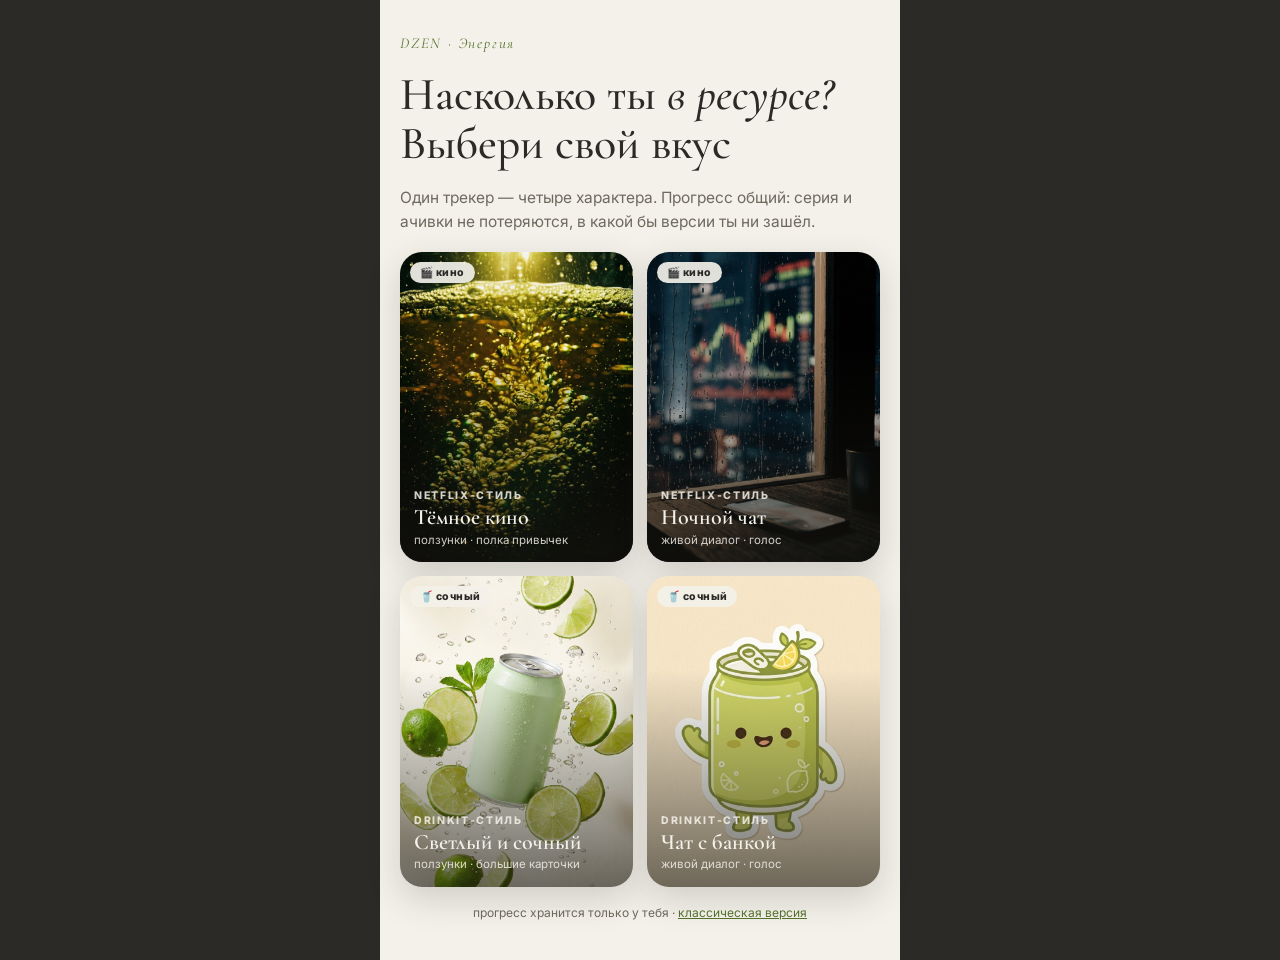
<file: index.html>
<!DOCTYPE html>
<html lang="ru">
<head>
<meta charset="UTF-8">
<meta name="viewport" content="width=device-width, initial-scale=1.0, viewport-fit=cover">
<title>DZEN · Энергия — выбери свою версию</title>
<meta name="description" content="Трекер энергии DZEN: замер за минуту, одна привычка на 7 дней, сезоны и ачивки. Четыре версии — выбери свой вкус.">
<meta name="apple-mobile-web-app-title" content="DZEN">
<meta name="theme-color" content="#F4F1EA">
<link rel="apple-touch-icon" href="assets/img/icon-180.png">
<link rel="icon" href="assets/img/icon-180.png">
<script src="https://telegram.org/js/telegram-web-app.js"></script>
<script src="app/tg.js"></script>
<style>
@font-face{font-family:'Cormorant Garamond';src:url('assets/fonts/cormorant.ttf') format('truetype');font-weight:250 700;font-display:swap}
@font-face{font-family:'Cormorant Garamond';src:url('assets/fonts/cormorant-italic.ttf') format('truetype');font-weight:250 700;font-style:italic;font-display:swap}
@font-face{font-family:'Inter';src:url('assets/fonts/inter.ttf') format('truetype');font-weight:100 900;font-display:swap}
*{margin:0;padding:0;box-sizing:border-box;-webkit-tap-highlight-color:transparent}
body{font-family:'Inter',system-ui,sans-serif;background:#2B2A26;color:#2B2A26;-webkit-font-smoothing:antialiased}
.wrap{max-width:520px;margin:0 auto;min-height:100dvh;background:#F4F1EA;padding:34px 20px 40px;display:flex;flex-direction:column;gap:18px}
.brand{font-family:'Cormorant Garamond',serif;font-style:italic;font-size:15px;letter-spacing:.12em;color:#56732E}
h1{font-family:'Cormorant Garamond',serif;font-weight:500;font-size:clamp(34px,9vw,46px);line-height:1.06}
h1 em{font-style:italic}
.sub{color:#6E6A5F;font-size:15.5px;line-height:1.55}
.cont{background:#2B2A26;color:#F4F1EA;border-radius:18px;padding:16px 18px;text-decoration:none;
  font-weight:700;text-align:center;display:none;box-shadow:0 14px 40px rgba(43,42,38,.25)}
.grid{display:grid;grid-template-columns:1fr 1fr;gap:14px}
.vcard{position:relative;border-radius:22px;overflow:hidden;aspect-ratio:3/4;text-decoration:none;color:#F4F1EA;
  display:flex;box-shadow:0 12px 34px rgba(43,42,38,.18);transition:transform .25s cubic-bezier(.22,.9,.3,1)}
.vcard:active{transform:scale(.97)}
.vcard img{position:absolute;inset:0;width:100%;height:100%;object-fit:cover}
.vcard .veil{position:absolute;inset:0;background:linear-gradient(180deg,rgba(20,19,15,.05) 30%,rgba(20,19,15,.78))}
.vcard.light .veil{background:linear-gradient(180deg,rgba(20,19,15,0) 30%,rgba(20,19,15,.6))}
.vc-txt{position:relative;margin-top:auto;padding:14px}
.vc-kind{font-size:10.5px;letter-spacing:.16em;text-transform:uppercase;opacity:.85;font-weight:800}
.vc-title{font-family:'Cormorant Garamond',serif;font-size:22px;font-weight:600;line-height:1.1;margin-top:3px}
.vc-note{font-size:11.5px;opacity:.85;margin-top:3px;line-height:1.35}
.foot{text-align:center;font-size:12px;color:#6E6A5F}
.foot a{color:#56732E}
.tag{position:absolute;top:10px;left:10px;background:rgba(244,241,234,.92);color:#2B2A26;border-radius:99px;
  padding:4px 10px;font-size:10.5px;font-weight:800;letter-spacing:.04em}
</style>
</head>
<body>
<div class="wrap">
  <div class="brand">DZEN · Энергия</div>
  <h1>Насколько ты <em>в ресурсе?</em><br>Выбери свой вкус</h1>
  <p class="sub">Один трекер — четыре характера. Прогресс общий: серия и ачивки не потеряются, в какой бы версии ты ни зашёл.</p>
  <a class="cont" id="cont" href="#">Продолжить, где остановился →</a>
  <div class="grid">
    <a class="vcard" href="https://mirartalt-dotcom.github.io/zenkino/">
      <img src="assets/img/nf_hero.jpg" alt=""><div class="veil"></div>
      <div class="tag">🎬 кино</div>
      <div class="vc-txt"><div class="vc-kind">Netflix-стиль</div><div class="vc-title">Тёмное кино</div>
      <div class="vc-note">ползунки · полка привычек</div></div></a>
    <a class="vcard" href="https://mirartalt-dotcom.github.io/zentalk/">
      <img src="assets/img/scene_stress.jpg" alt=""><div class="veil"></div>
      <div class="tag">🎬 кино</div>
      <div class="vc-txt"><div class="vc-kind">Netflix-стиль</div><div class="vc-title">Ночной чат</div>
      <div class="vc-note">живой диалог · голос</div></div></a>
    <a class="vcard light" href="https://mirartalt-dotcom.github.io/zenfresh/">
      <img src="assets/img/dk_hero.jpg" alt=""><div class="veil"></div>
      <div class="tag">🥤 сочный</div>
      <div class="vc-txt"><div class="vc-kind">Drinkit-стиль</div><div class="vc-title">Светлый и сочный</div>
      <div class="vc-note">ползунки · большие карточки</div></div></a>
    <a class="vcard light" href="https://mirartalt-dotcom.github.io/zenbuddy/">
      <img src="assets/img/mascot.jpg" alt=""><div class="veil"></div>
      <div class="tag">🥤 сочный</div>
      <div class="vc-txt"><div class="vc-kind">Drinkit-стиль</div><div class="vc-title">Чат с банкой</div>
      <div class="vc-note">живой диалог · голос</div></div></a>
  </div>
  <div class="foot">прогресс хранится только у тебя · <a href="classic/">классическая версия</a></div>
</div>
<script>
(function(){
  if(window.DZEN_TG)return;
  var ua=navigator.userAgent||'';
  var ios=/iPhone|iPad|iPod/.test(ua)&&/AppleWebKit/.test(ua)&&!/Safari\//.test(ua)&&!/CriOS|FxiOS|EdgiOS/.test(ua)&&!navigator.standalone;
  var and=/Android/.test(ua)&&(/Telegram/i.test(ua)||/; wv\)/.test(ua));
  if(!ios&&!and)return;
  var url=location.href.split('#')[0];
  setTimeout(function(){
    try{ if(ios){location.href='x-safari-'+url;}
    else{location.href='intent://'+url.replace(/^https?:\/\//,'')+'#Intent;scheme=https;S.browser_fallback_url='+encodeURIComponent(url)+';end';} }catch(e){}
  },700);
})();
try{
  var v=localStorage.getItem('dzen10.variant');
  var has=localStorage.getItem('dzen10');
  if(v&&has&&v!=='/dzen-energy/'&&v.indexOf('classic')<0){
    var c=document.getElementById('cont');c.href='.'+v.replace(/^\/dzen-energy/,'');c.style.display='block';}
}catch(e){}
</script>
</body>
</html>
</file>
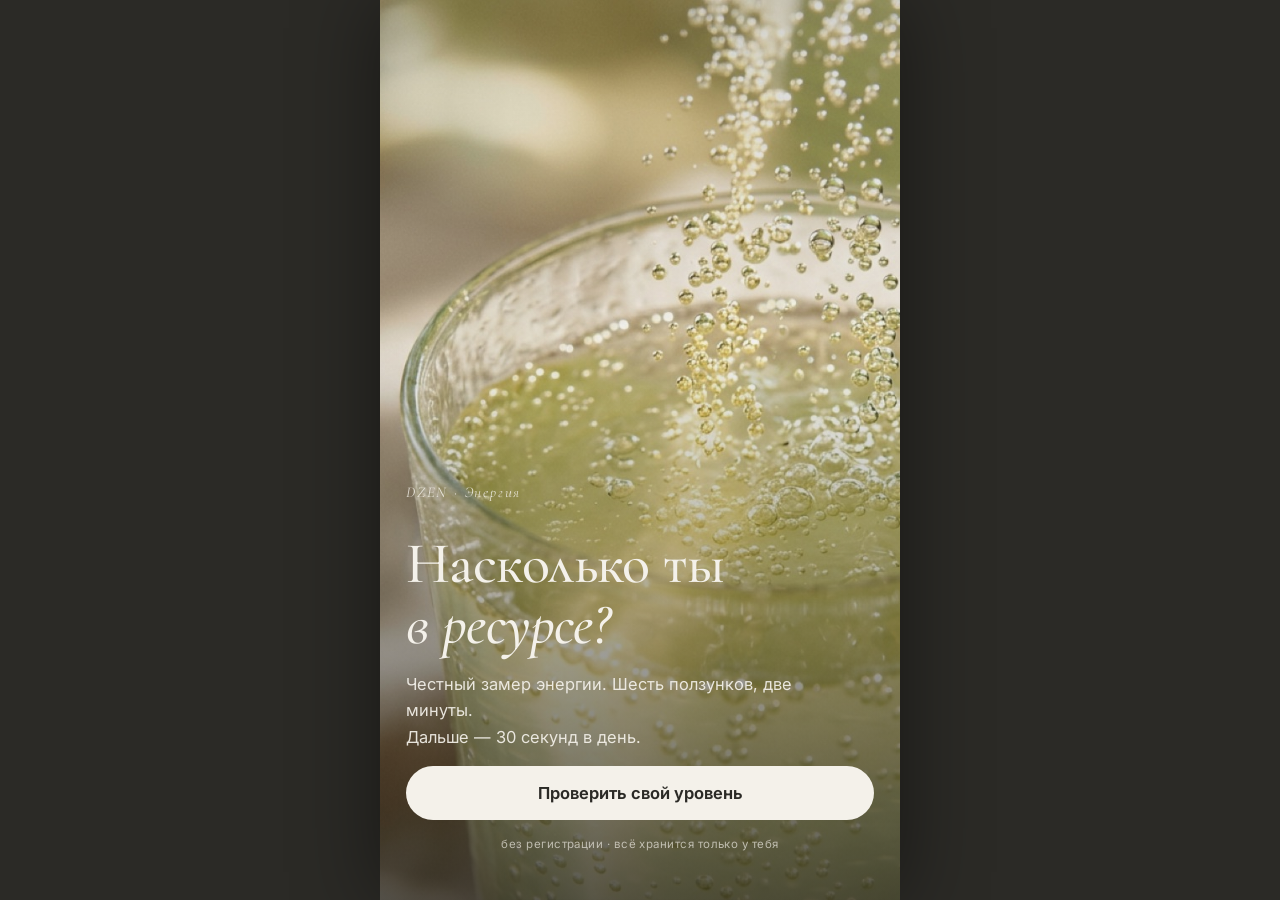
<file: classic/index.html>
<!DOCTYPE html>
<html lang="ru">
<head>
<meta charset="UTF-8">
<meta name="viewport" content="width=device-width, initial-scale=1.0, viewport-fit=cover">
<title>DZEN · Энергия — насколько ты в ресурсе?</title>
<meta name="description" content="Честный замер энергии за 2 минуты. Одна привычка в фокусе. 7 дней — один сезон. Газировка, после которой чувствуешь себя лучше.">
<meta property="og:title" content="DZEN · Энергия — насколько ты в ресурсе?">
<meta property="og:description" content="Замерь уровень энергии за 2 минуты и запусти свой первый сезон из 7 серий.">
<meta property="og:image" content="../assets/img/scene_hero.jpg">
<link rel="icon" href="data:image/svg+xml,<svg xmlns='http://www.w3.org/2000/svg' viewBox='0 0 100 100'><text y='.9em' font-size='90'>⚡</text></svg>">
<link rel="stylesheet" href="../assets/style.css">
<script src="https://telegram.org/js/telegram-web-app.js"></script>
<script src="../app/tg.js"></script>
</head>
<body>
<div class="app" id="app">

  <!-- ЭКРАН 0 · ХИРО -->
  <section class="scr scr-cinema" id="scr-hero">
    <div class="cinefade" data-img-a="../assets/img/scene_hero.jpg" data-img-b="../assets/img/scene_hero_b.jpg"></div>
    <div class="cine-veil"></div>
    <div class="cine-content">
      <div class="brandline">DZEN · Энергия</div>
      <h1 class="display">Насколько ты<br><em>в&nbsp;ресурсе?</em></h1>
      <p class="cine-sub">Честный замер энергии. Шесть ползунков, две минуты.<br>Дальше — 30 секунд в день.</p>
      <button class="btn btn-light" id="btn-start">Проверить свой уровень</button>
      <div class="tiny cine-tiny">без регистрации · всё хранится только у тебя</div>
    </div>
  </section>

  <!-- ЭКРАНЫ ИСТОРИИ · 3 ПАНЕЛИ -->
  <section class="scr scr-cinema" id="scr-story1">
    <div class="cinefade" data-img-a="../assets/img/scene_stress.jpg" data-img-b="../assets/img/scene_stress_b.jpg"></div>
    <div class="cine-veil dark"></div>
    <div class="cine-content">
      <div class="story-step">1 / 3</div>
      <h2 class="display">Мир не даёт передышки</h2>
      <p class="cine-sub">Курс валют. Ставка ЦБ. Новости, от которых дёргается глаз.
      Стресс приходит снаружи — и списывает твою энергию, как подписка, которую ты не оформлял.</p>
      <button class="btn btn-light story-next">Дальше</button>
    </div>
  </section>

  <section class="scr scr-cinema" id="scr-story2">
    <div class="cinefade" data-img-a="../assets/img/scene_joy.jpg" data-img-b="../assets/img/scene_joy_b.jpg"></div>
    <div class="cine-veil"></div>
    <div class="cine-content">
      <div class="story-step">2 / 3</div>
      <h2 class="display">А ты сюда пришёл жить</h2>
      <p class="cine-sub">В комфорте, в балансе, с ощущением радости.
      Это не каприз — это то, ради чего всё затевалось.</p>
      <button class="btn btn-light story-next">Дальше</button>
    </div>
  </section>

  <section class="scr scr-cinema" id="scr-story3">
    <div class="cinefade" data-img-a="../assets/img/scene_long.jpg" data-img-b="../assets/img/scene_long_b.jpg"></div>
    <div class="cine-veil"></div>
    <div class="cine-content">
      <div class="story-step">3 / 3</div>
      <h2 class="display">И пусть это длится долго</h2>
      <p class="cine-sub">Радость легко занять у будущего себя.
      Привычки — это способ, которым сегодняшний кайф не превращается в завтрашний счёт.</p>
      <button class="btn btn-light" id="btn-to-quiz">Замерить энергию</button>
    </div>
  </section>

  <!-- КВИЗ · ПО ОДНОМУ ВОПРОСУ -->
  <section class="scr scr-paper" id="scr-quiz">
    <div class="quiz-top">
      <div class="quiz-progress" id="quiz-progress"></div>
      <button class="quiz-back" id="quiz-back" aria-label="Назад">←</button>
    </div>
    <div class="quiz-body" id="quiz-body"><!-- вопросы рисует JS --></div>
  </section>

  <!-- СЧИТАЕМ -->
  <section class="scr scr-paper scr-center" id="scr-calc">
    <div class="calc-can" id="calc-can"></div>
    <h2 class="display" id="calc-word">Считаем…</h2>
    <p class="sub" id="calc-line">Сверяем с внутренней бухгалтерией</p>
  </section>

  <!-- РЕЗУЛЬТАТ -->
  <section class="scr scr-paper" id="scr-result">
    <div class="pad">
      <div class="eyebrow">Твой индекс ресурса</div>
      <div class="bignum" id="res-num">0</div>
      <div class="res-scaleline"><div class="res-scalefill" id="res-fill"></div><div class="res-dot" id="res-dot"></div></div>
      <h2 id="res-verdict" class="res-verdict"></h2>
      <p class="sub" id="res-sub"></p>
      <div class="factors" id="res-factors"></div>
      <div class="leak-card" id="res-leak"></div>
      <button class="btn btn-ink" id="btn-to-shelf">Выбрать один фокус</button>
      <div class="tiny center">Дальше — самое важное: не всё сразу, а одна привычка.</div>
    </div>
  </section>

  <!-- ПОЛКА ПРИВЫЧЕК -->
  <section class="scr scr-paper" id="scr-shelf">
    <div class="pad">
      <div class="eyebrow">Сезон 1 · 7 серий</div>
      <h2>Выбери <em class="serif">одну</em> привычку</h2>
      <p class="sub">Не пять сразу. Одна. Семь дней подряд — это один сезон.
      Каждый день — одна серия по 30 секунд.</p>
    </div>
    <div class="shelf" id="shelf"><!-- постеры рисует JS --></div>
    <div class="pad">
      <div class="shelf-hint" id="shelf-hint"></div>
      <button class="btn btn-ink" id="btn-pick" disabled>Запустить сезон</button>
    </div>
  </section>

  <!-- ПЛАН / НАПОМИНАНИЕ -->
  <section class="scr scr-paper" id="scr-plan">
    <div class="pad">
      <div class="eyebrow">Сезон запущен</div>
      <h2 id="plan-title"></h2>
      <p class="sub">Серия 1 выходит сегодня. Зайди вечером, подвинь три ползунка —
      и день засчитан. Без самобичевания: сорвался — тоже данные.</p>
      <div class="plan-card">
        <div class="plan-row"><span>⏰</span><div><b>Напоминание</b><div class="small">Каждый вечер, чтобы серия не сорвалась</div></div></div>
        <div class="remind-time"><label class="small" for="remind-time">Время замера</label>
          <input type="time" id="remind-time" value="21:30"></div>
        <button class="btn btn-soft" id="btn-tg-remind">Напоминание в Telegram</button>
        <button class="btn btn-soft" id="btn-ics">Добавить в календарь</button>
      </div>
      <button class="btn btn-ink" id="btn-plan-done">Понял, до вечера</button>
    </div>
  </section>

  <!-- ЕЖЕДНЕВНЫЙ ЗАМЕР -->
  <section class="scr scr-paper" id="scr-check">
    <div class="pad">
      <div class="eyebrow" id="check-eyebrow">Серия 1 из 7</div>
      <h2>Замер дня</h2>
      <p class="sub">Три ползунка. Тридцать секунд. Честно.</p>
      <button class="voice-btn" id="btn-voice" hidden><span class="voice-ic">🎙</span> Наговори голосом — ползунки встанут сами</button>
      <div class="voice-line small" id="voice-line" hidden></div>
      <div id="check-sliders"></div>
      <button class="btn btn-ink" id="btn-check-done">День засчитан</button>
    </div>
  </section>

  <!-- РЕЗУЛЬТАТ ДНЯ -->
  <section class="scr scr-paper scr-center" id="scr-dayres">
    <div class="dayres-emoji" id="dayres-emoji">⚡</div>
    <h2 class="display" id="dayres-title"></h2>
    <p class="sub center pad-h" id="dayres-sub"></p>
    <div class="streak-pill" id="dayres-streak"></div>
    <button class="btn btn-ink" id="btn-dayres-home">К прогрессу</button>
  </section>

  <!-- ДОМ / ПРОГРЕСС -->
  <section class="scr scr-paper" id="scr-home">
    <div class="home-hero">
      <div class="cinefade" data-img-a="../assets/img/scene_hero.jpg" data-img-b="../assets/img/scene_hero_b.jpg"></div>
      <div class="cine-veil"></div>
      <div class="home-hero-content">
        <div class="brandline">DZEN · Энергия</div>
        <div class="home-season" id="home-season"></div>
        <div class="ring-wrap"><svg id="ring" viewBox="0 0 120 120"></svg>
          <div class="ring-center"><div class="ring-num" id="ring-num">0</div><div class="ring-label">из 7 серий</div></div>
        </div>
      </div>
    </div>
    <div class="pad">
      <button class="btn btn-ink" id="btn-go-check">Замерить день · 30 сек</button>
      <div class="home-checked tiny center" id="home-checked"></div>

      <div class="card">
        <div class="card-title">Энергия по дням</div>
        <svg id="spark" viewBox="0 0 300 90" preserveAspectRatio="none"></svg>
        <div class="spark-legend tiny" id="spark-legend"></div>
      </div>

      <div class="card" id="insight-card" hidden>
        <div class="card-title">Находка</div>
        <p id="insight-text" class="insight"></p>
      </div>

      <div class="card">
        <div class="card-title">Ачивки</div>
        <div class="achv-row" id="achv-row"></div>
      </div>

      <div class="card habit-card" id="habit-card"></div>

      <div class="dzen-banner">
        <img src="../assets/img/poster_drink.jpg" alt="" class="dzen-banner-img">
        <div>
          <div class="serif dzen-banner-title">Энергия любит пузырьки</div>
          <p class="small">DZEN — газировка без сахара, с клетчаткой для микробиоты.
          Польза, которую не надо терпеть. Ищи в Додо Пицце.</p>
        </div>
      </div>

      <div class="home-foot tiny">
        <a href="#" id="btn-demo">показать, как будет через неделю · демо</a>
        <a href="#" id="btn-ai">ИИ для голоса</a>
        <a href="#" id="btn-reset">начать заново</a>
      </div>
    </div>
  </section>

  <!-- АЧИВКА · ФИНАЛ СЕЗОНА -->
  <section class="scr scr-paper scr-center" id="scr-achieve">
    <canvas id="confetti"></canvas>
    <div class="achieve-wrap">
      <div class="eyebrow">Финал сезона</div>
      <canvas id="share-card" width="1080" height="1350"></canvas>
      <p class="sub center">Ты правда красавчик. Такое не стыдно показать.</p>
      <div class="share-row">
        <button class="btn btn-ink" id="btn-share-tg">Поделиться в Telegram</button>
        <button class="btn btn-soft" id="btn-share-save">Скачать картинку</button>
      </div>
      <button class="btn btn-soft" id="btn-achieve-next" hidden>Запустить сезон 2 · добавить привычку</button>
      <button class="btn btn-ghost" id="btn-achieve-home">К прогрессу</button>
    </div>
  </section>

  <!-- ШТОРКА ИИ ДЛЯ ГОЛОСА -->
  <div class="sheet" id="sheet-ai">
    <div class="sheet-card">
      <div class="sheet-grab"></div>
      <h3>Нейронка для голосового ввода</h3>
      <p class="small">Голос превращается в текст прямо в телефоне. А чтобы текст сам раскладывался
      по ползункам, нужна нейронка — вставь ключ одного из сервисов. Без ключа работает
      простой разбор по словам.</p>
      <div class="ai-row">
        <label class="small" for="ai-provider">Нейронка</label>
        <select id="ai-provider">
          <option value="local">Без нейронки (по словам)</option>
          <option value="claude">Claude (Anthropic)</option>
          <option value="groq">Groq (Llama)</option>
        </select>
      </div>
      <input type="password" id="ai-key" placeholder="Ключ API (хранится только в этом телефоне)" autocomplete="off">
      <button class="btn btn-ink" id="btn-ai-save">Сохранить</button>
      <button class="btn btn-ghost sheet-close">Закрыть</button>
    </div>
  </div>

  <!-- ШТОРКА TELEGRAM -->
  <div class="sheet" id="sheet-tg">
    <div class="sheet-card">
      <div class="sheet-grab"></div>
      <h3>Напоминание в Telegram</h3>
      <p class="small">У нас есть бот <b>@dzen_energy_bot</b>. Жми кнопку, в боте нажми «Старт» —
      и каждый вечер в выбранное время будет приходить напоминание замерить день.
      Семь серий — потом бот сам поздравит с финалом сезона.</p>
      <ol class="small sheet-list">
        <li>Открой бота кнопкой ниже.</li>
        <li>Нажми «Старт» (или «Restart»).</li>
        <li>Готово. Отключить — командой /stop в любой момент.</li>
      </ol>
      <button class="btn btn-ink" id="btn-tg-open">Открыть бота</button>
      <button class="btn btn-ghost sheet-close">Закрыть</button>
    </div>
  </div>

</div>
<script src="../assets/app.js"></script>
</body>
</html>
</file>
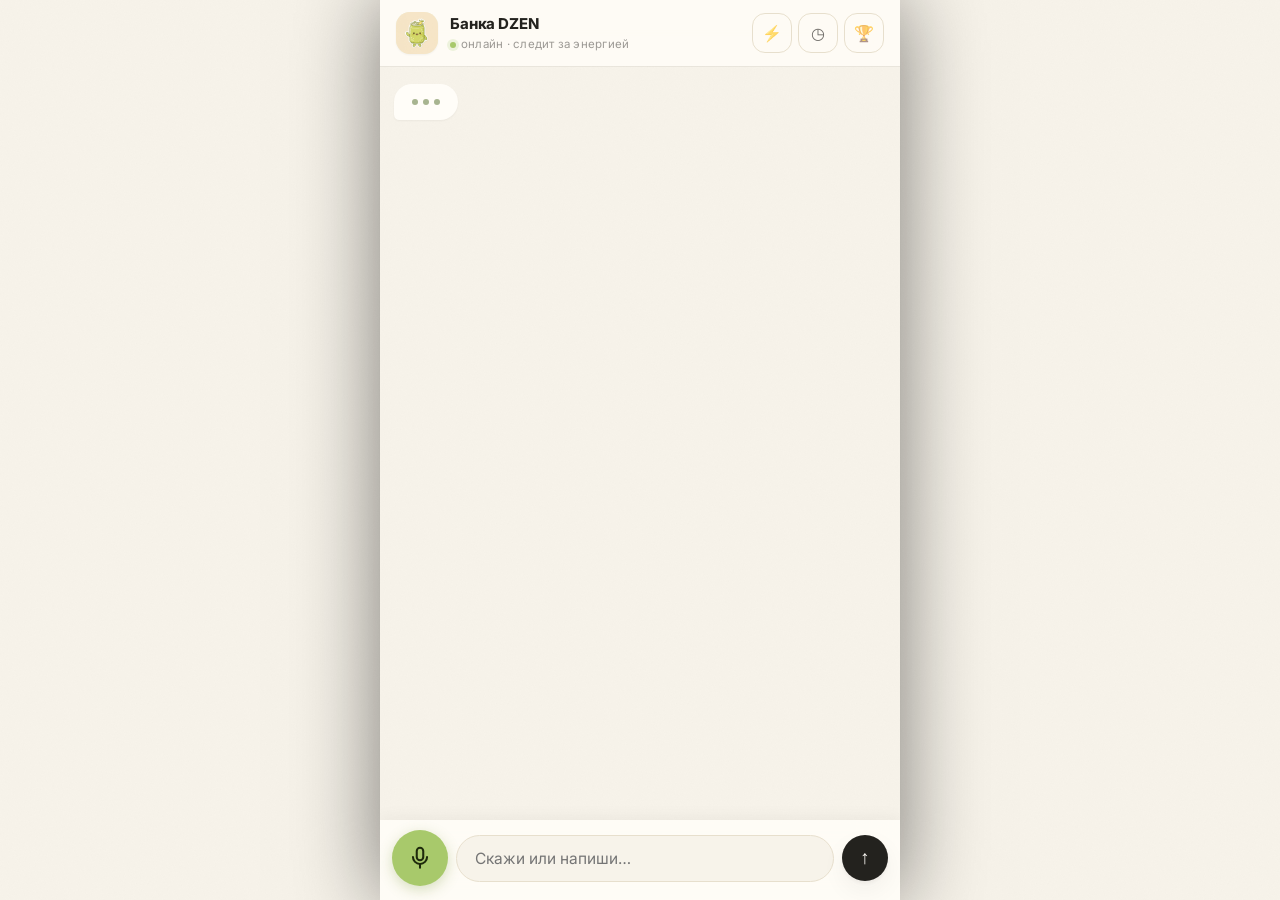
<file: dk-chat/index.html>
<!DOCTYPE html>
<html lang="ru">
<head>
<meta charset="UTF-8">
<meta name="viewport" content="width=device-width, initial-scale=1.0, viewport-fit=cover">
<title>DZEN · Энергия — сочный чат</title>
<meta name="apple-mobile-web-app-capable" content="yes">
<meta name="apple-mobile-web-app-status-bar-style" content="black-translucent">
<meta name="apple-mobile-web-app-title" content="DZEN">
<meta name="theme-color" content="#F7F3EA">
<link rel="apple-touch-icon" href="../assets/img/icon-180.png">
<link rel="icon" href="../assets/img/icon-180.png">
<link rel="manifest" href="manifest.webmanifest">
<link rel="stylesheet" href="../themes/app.css">
<link rel="stylesheet" href="../themes/drinkit.css">
</head>
<body>
<div class="app" id="app"></div>
<script src="https://telegram.org/js/telegram-web-app.js"></script>
<script src="../app/tg.js"></script>
<script>window.DZEN_ASSETS='../assets/';window.DZEN_THEME={id:'dk',hero:'dk_hero',ticker:''};</script>
<script src="../app/core.js"></script>
<script src="../app/chat.js"></script>
</body>
</html>
</file>
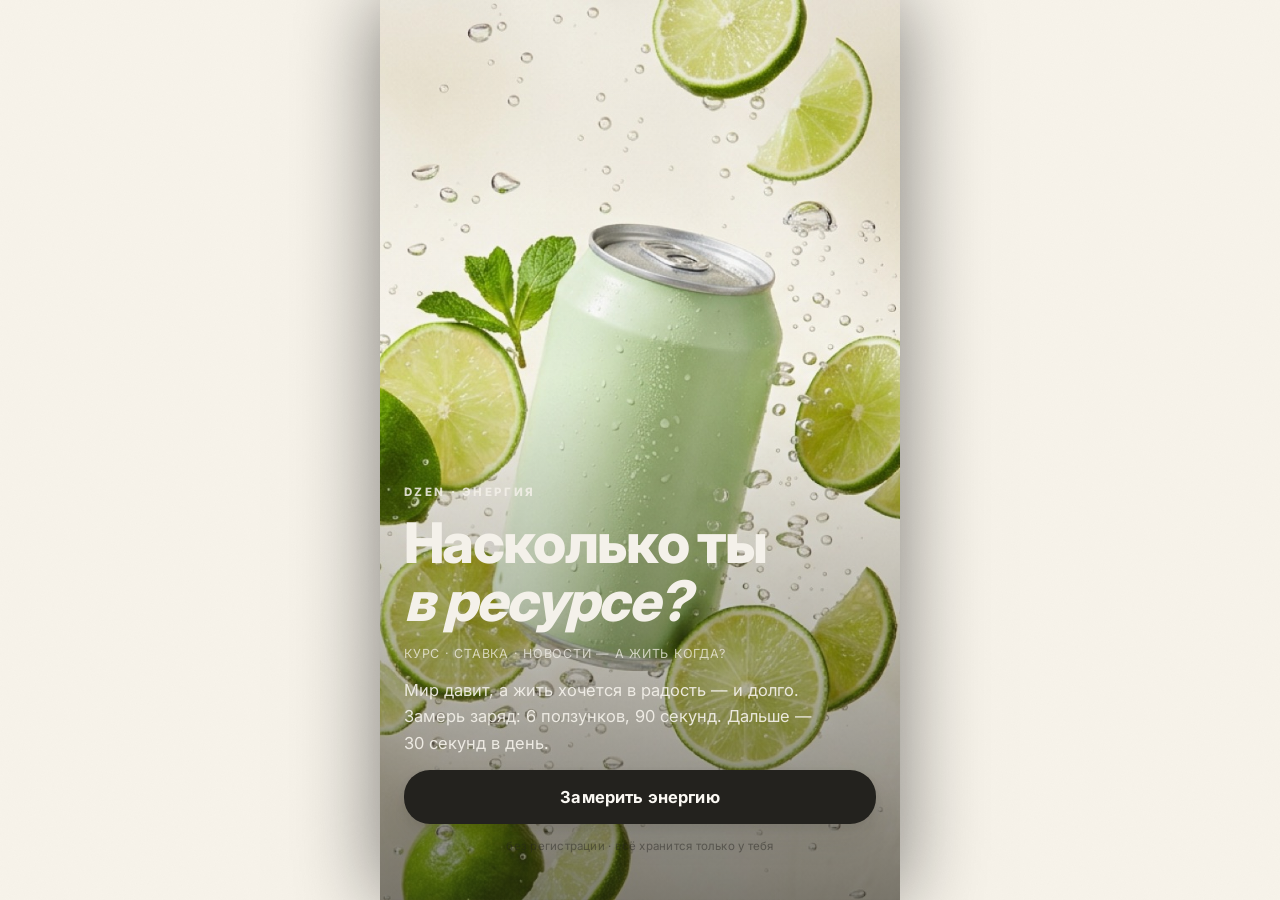
<file: dk/index.html>
<!DOCTYPE html>
<html lang="ru">
<head>
<meta charset="UTF-8">
<meta name="viewport" content="width=device-width, initial-scale=1.0, viewport-fit=cover">
<title>DZEN · Энергия — сочная</title>
<meta name="apple-mobile-web-app-capable" content="yes">
<meta name="apple-mobile-web-app-status-bar-style" content="black-translucent">
<meta name="apple-mobile-web-app-title" content="DZEN">
<meta name="theme-color" content="#F7F3EA">
<link rel="apple-touch-icon" href="../assets/img/icon-180.png">
<link rel="icon" href="../assets/img/icon-180.png">
<link rel="manifest" href="manifest.webmanifest">
<link rel="stylesheet" href="../themes/app.css">
<link rel="stylesheet" href="../themes/drinkit.css">
</head>
<body>
<div class="app" id="app"></div>
<script src="https://telegram.org/js/telegram-web-app.js"></script>
<script src="../app/tg.js"></script>
<script>window.DZEN_ASSETS='../assets/';window.DZEN_THEME={id:'dk',hero:'dk_hero',ticker:'Курс · Ставка · Новости — а жить когда?'};</script>
<script src="../app/core.js"></script>
<script src="../app/sliders.js"></script>
</body>
</html>
</file>
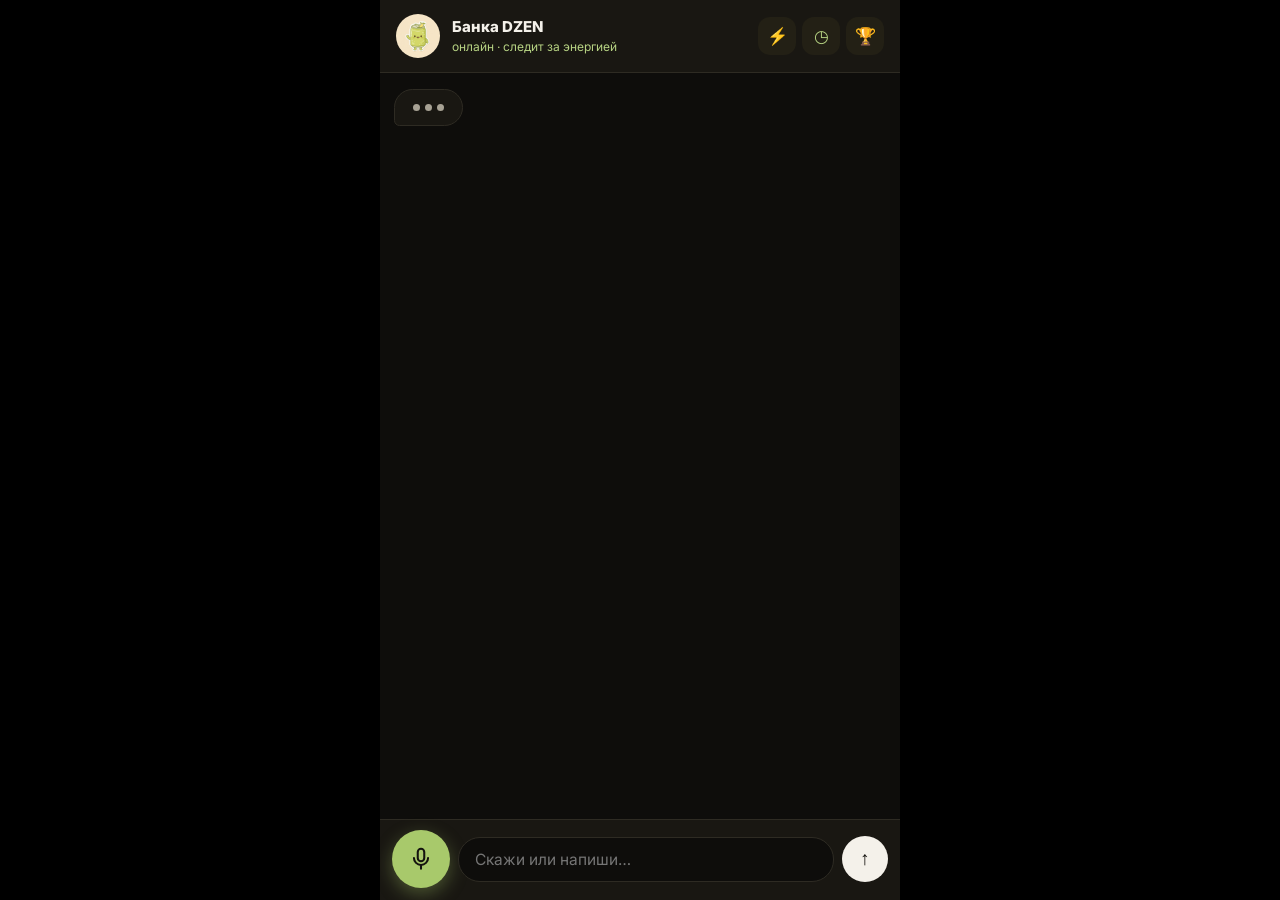
<file: nf-chat/index.html>
<!DOCTYPE html>
<html lang="ru">
<head>
<meta charset="UTF-8">
<meta name="viewport" content="width=device-width, initial-scale=1.0, viewport-fit=cover">
<title>DZEN · Энергия — кино-чат</title>
<meta name="apple-mobile-web-app-capable" content="yes">
<meta name="apple-mobile-web-app-status-bar-style" content="black-translucent">
<meta name="apple-mobile-web-app-title" content="DZEN">
<meta name="theme-color" content="#0E0D0B">
<link rel="apple-touch-icon" href="../assets/img/icon-180.png">
<link rel="icon" href="../assets/img/icon-180.png">
<link rel="manifest" href="manifest.webmanifest">
<link rel="stylesheet" href="../themes/app.css">
<link rel="stylesheet" href="../themes/netflix.css">
</head>
<body>
<div class="app" id="app"></div>
<script src="https://telegram.org/js/telegram-web-app.js"></script>
<script src="../app/tg.js"></script>
<script>window.DZEN_ASSETS='../assets/';window.DZEN_THEME={id:'nf',hero:'nf_hero',ticker:''};</script>
<script src="../app/core.js"></script>
<script src="../app/chat.js"></script>
</body>
</html>
</file>
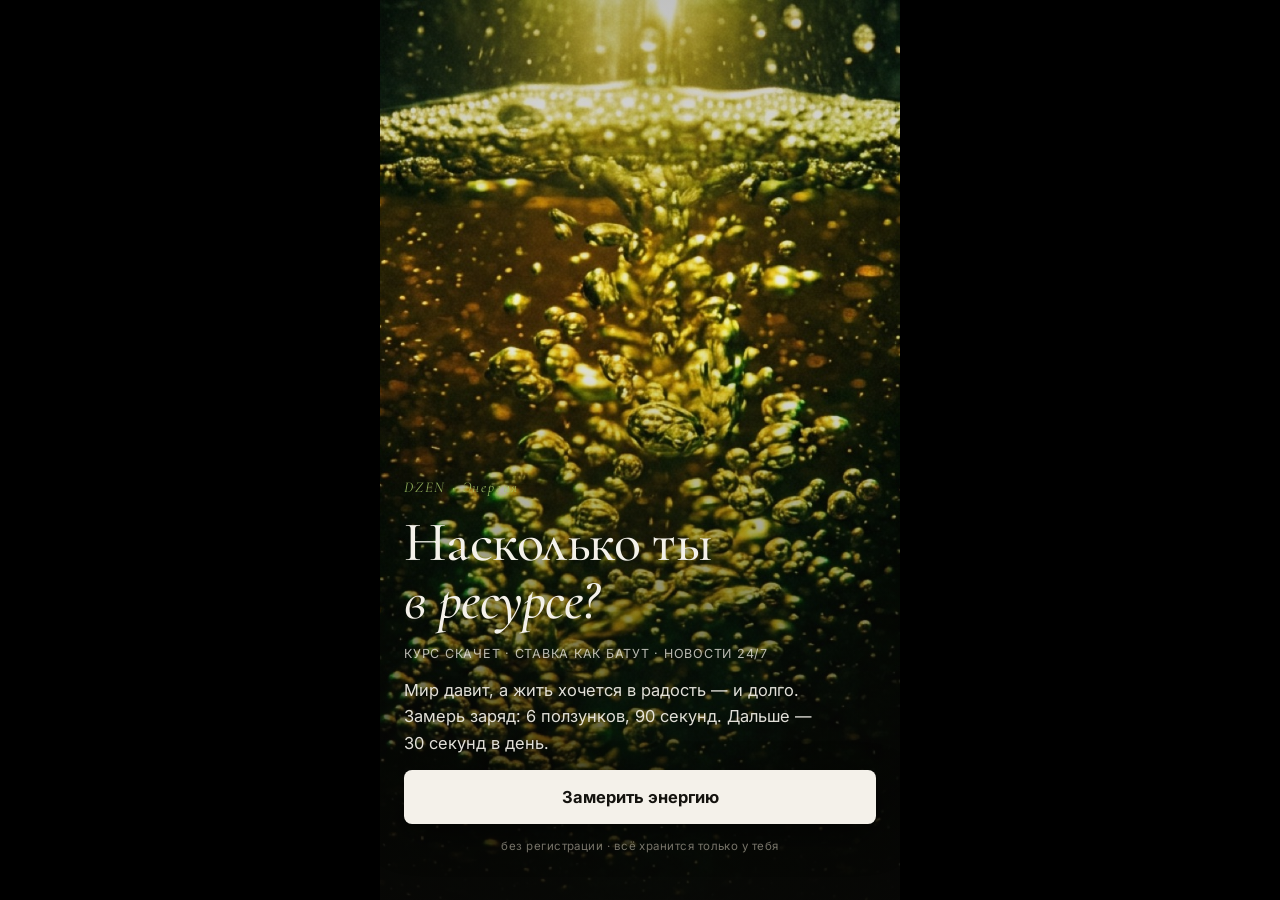
<file: nf/index.html>
<!DOCTYPE html>
<html lang="ru">
<head>
<meta charset="UTF-8">
<meta name="viewport" content="width=device-width, initial-scale=1.0, viewport-fit=cover">
<title>DZEN · Энергия — кино</title>
<meta name="apple-mobile-web-app-capable" content="yes">
<meta name="apple-mobile-web-app-status-bar-style" content="black-translucent">
<meta name="apple-mobile-web-app-title" content="DZEN">
<meta name="theme-color" content="#0E0D0B">
<link rel="apple-touch-icon" href="../assets/img/icon-180.png">
<link rel="icon" href="../assets/img/icon-180.png">
<link rel="manifest" href="manifest.webmanifest">
<link rel="stylesheet" href="../themes/app.css">
<link rel="stylesheet" href="../themes/netflix.css">
</head>
<body>
<div class="app" id="app"></div>
<script src="https://telegram.org/js/telegram-web-app.js"></script>
<script src="../app/tg.js"></script>
<script>window.DZEN_ASSETS='../assets/';window.DZEN_THEME={id:'nf',hero:'nf_hero',ticker:'Курс скачет · Ставка как батут · Новости 24/7'};</script>
<script src="../app/core.js"></script>
<script src="../app/sliders.js"></script>
</body>
</html>
</file>
<file: assets/style.css>
/* ============ DZEN · Энергия · Версия 10.0 ============ */

@font-face{
  font-family:'Cormorant Garamond';
  src:url('fonts/cormorant.ttf') format('truetype');
  font-weight:250 700; font-display:swap;
}
@font-face{
  font-family:'Cormorant Garamond';
  src:url('fonts/cormorant-italic.ttf') format('truetype');
  font-weight:250 700; font-style:italic; font-display:swap;
}
@font-face{
  font-family:'Inter';
  src:url('fonts/inter.ttf') format('truetype');
  font-weight:100 900; font-display:swap;
}

:root{
  --paper:#F4F1EA; --card:#FBFAF6; --ink:#2B2A26; --muted:#6E6A5F; --line:#DFDACE;
  --lime:#A8C96B; --lime-d:#56732E; --lime-l:#ECF0DD;
  --terra:#C0563E; --terra-l:#F4E3DD;
  --mango:#C2791B; --grape:#7A5C93;
  --night:#191813;
  --r:22px;
  --shadow:0 14px 40px rgba(43,42,38,.10);
}

*{margin:0;padding:0;box-sizing:border-box;-webkit-tap-highlight-color:transparent}
[hidden]{display:none!important}
html{scroll-behavior:smooth}
body{
  font-family:'Inter',-apple-system,system-ui,sans-serif;
  background:var(--ink); color:var(--ink);
  font-size:16px; line-height:1.55;
  -webkit-font-smoothing:antialiased;
}
.app{
  max-width:520px;margin:0 auto;min-height:100dvh;position:relative;
  background:var(--paper);overflow:hidden;
}

/* ---------- типографика ---------- */
.serif,.display{font-family:'Cormorant Garamond',Georgia,serif}
h1.display{font-size:clamp(42px,11vw,58px);font-weight:500;line-height:1.04;letter-spacing:-.01em}
h2.display{font-size:clamp(32px,8.5vw,44px);font-weight:500;line-height:1.08}
h1 em,h2 em{font-style:italic}
h2{font-size:clamp(24px,6.4vw,31px);font-weight:600;letter-spacing:-.015em;line-height:1.15;font-family:'Inter',sans-serif}
h2 .serif{font-style:italic;font-weight:500;font-size:1.12em}
h3{font-size:20px;font-weight:650}
.sub{color:var(--muted);font-size:16px;margin-top:12px}
.small{font-size:13.5px;color:var(--muted);line-height:1.5}
.tiny{font-size:11.5px;color:var(--muted);letter-spacing:.04em}
.center{text-align:center}
.eyebrow{
  font-size:11.5px;font-weight:650;letter-spacing:.14em;text-transform:uppercase;
  color:var(--lime-d);margin-bottom:10px;
}
.brandline{
  font-family:'Cormorant Garamond',serif;font-style:italic;font-size:15px;
  letter-spacing:.12em;opacity:.85;margin-bottom:14px;
}
.bignum{
  font-size:clamp(96px,30vw,150px);font-weight:250;line-height:.95;
  font-family:'Cormorant Garamond',serif;font-variant-numeric:tabular-nums;
  margin:6px 0 10px;
}

/* ---------- экраны ---------- */
.scr{display:none;min-height:100dvh;position:relative}
.scr.on{display:flex;flex-direction:column;animation:scrIn .55s cubic-bezier(.22,.9,.3,1)}
@keyframes scrIn{from{opacity:0;transform:translateY(14px)}to{opacity:1;transform:none}}
.scr-paper{background:var(--paper)}
.scr-center{align-items:center;justify-content:center;text-align:center;gap:6px}
.pad{padding:28px 22px 40px;display:flex;flex-direction:column;gap:14px}
.pad-h{padding:0 26px}

/* ---------- кино-экраны ---------- */
.scr-cinema{color:var(--paper);justify-content:flex-end}
.cinefade{position:absolute;inset:0;overflow:hidden;background:var(--night)}
.cinefade img{
  position:absolute;inset:0;width:100%;height:100%;object-fit:cover;
  opacity:0;transition:opacity 2.6s ease;
  animation:kenburns 18s ease-in-out infinite alternate;
}
.cinefade img.show{opacity:1}
@keyframes kenburns{from{transform:scale(1)}to{transform:scale(1.09) translateY(-1.5%)}}
.cine-veil{
  position:absolute;inset:0;
  background:linear-gradient(180deg,rgba(25,24,19,.18) 0%,rgba(25,24,19,.05) 38%,rgba(25,24,19,.72) 100%);
}
.cine-veil.dark{background:linear-gradient(180deg,rgba(25,24,19,.4),rgba(25,24,19,.86))}
.cine-content{
  position:relative;padding:34px 26px calc(46px + env(safe-area-inset-bottom));
  display:flex;flex-direction:column;gap:16px;
}
.cine-sub{font-size:16.5px;line-height:1.6;opacity:.92;max-width:40ch}
.cine-tiny{opacity:.66;color:var(--paper);text-align:center}
.story-step{
  font-size:11.5px;letter-spacing:.2em;opacity:.7;
  font-variant-numeric:tabular-nums;
}

/* ---------- кнопки ---------- */
.btn{
  border:0;border-radius:999px;padding:17px 26px;font-family:'Inter',sans-serif;
  font-size:16.5px;font-weight:650;cursor:pointer;width:100%;
  transition:transform .15s ease,box-shadow .15s ease,opacity .2s;
  touch-action:manipulation;
}
.btn:active{transform:scale(.97)}
.btn:disabled{opacity:.35;cursor:default}
.btn-light{background:var(--paper);color:var(--ink)}
.btn-ink{background:var(--ink);color:var(--paper);box-shadow:var(--shadow)}
.btn-soft{background:var(--lime-l);color:var(--lime-d)}
.btn-ghost{background:transparent;color:var(--muted);font-weight:550}
.btn:focus-visible{outline:3px solid var(--lime);outline-offset:2px}

/* ---------- квиз ---------- */
.quiz-top{padding:18px 22px 0;display:flex;flex-direction:column;gap:14px}
.quiz-progress{display:flex;gap:6px}
.quiz-progress i{flex:1;height:3px;border-radius:2px;background:var(--line);transition:background .3s}
.quiz-progress i.done{background:var(--lime-d)}
.quiz-back{
  background:none;border:0;font-size:22px;color:var(--muted);cursor:pointer;
  width:44px;height:44px;margin-left:-12px;border-radius:50%;
}
.quiz-body{flex:1;display:flex;flex-direction:column;padding:8px 22px 40px}
.q{display:flex;flex-direction:column;flex:1;animation:scrIn .45s ease}
.q-num{font-size:12px;letter-spacing:.16em;color:var(--muted);margin-bottom:14px;font-variant-numeric:tabular-nums}
.q h2{margin-bottom:8px}
.q-expl{
  margin-top:14px;background:var(--card);border:1px solid var(--line);
  border-radius:16px;padding:14px 16px;font-size:13.5px;color:var(--muted);line-height:1.55;
}
.q-expl b{color:var(--ink)}
.q-expl summary{cursor:pointer;font-weight:650;color:var(--lime-d);list-style:none;font-size:13.5px}
.q-expl summary::before{content:'?  ';font-weight:700}
.q-mid{flex:1;display:flex;flex-direction:column;justify-content:center;gap:8px;min-height:220px}
.q-value{
  text-align:center;font-family:'Cormorant Garamond',serif;font-weight:400;
  font-size:clamp(60px,20vw,92px);line-height:1;font-variant-numeric:tabular-nums;
  transition:color .2s;
}
.q-word{text-align:center;font-size:15px;color:var(--muted);min-height:24px;font-weight:550}
.q-foot{display:flex;flex-direction:column;gap:10px}

/* ползунок */
.sld{--fill:0%;--tint:var(--lime-d);position:relative;padding:18px 0}
.sld input{
  -webkit-appearance:none;appearance:none;width:100%;height:56px;background:none;
  cursor:pointer;position:relative;z-index:2;
}
.sld-track{
  position:absolute;left:0;right:0;top:50%;height:14px;transform:translateY(-50%);
  border-radius:99px;background:var(--line);overflow:hidden;
}
.sld-fill{
  position:absolute;left:0;top:0;bottom:0;width:var(--fill);
  background:linear-gradient(90deg,var(--lime) 0%,var(--tint) 100%);
  border-radius:99px;transition:width .06s linear;
}
.sld input::-webkit-slider-thumb{
  -webkit-appearance:none;width:34px;height:34px;border-radius:50%;
  background:var(--card);border:3px solid var(--ink);
  box-shadow:0 4px 14px rgba(43,42,38,.25);
}
.sld input::-moz-range-thumb{
  width:30px;height:30px;border-radius:50%;background:var(--card);
  border:3px solid var(--ink);box-shadow:0 4px 14px rgba(43,42,38,.25);
}
.sld-ends{display:flex;justify-content:space-between;font-size:12px;color:var(--muted);margin-top:-6px}

/* банка-ползунок энергии */
.can-viz{display:flex;justify-content:center;margin-bottom:4px}
.can-viz svg{width:104px;height:168px;overflow:visible}

/* ---------- считаем ---------- */
.calc-can{width:110px;height:178px;margin-bottom:18px}
#calc-line{min-height:24px}

/* ---------- результат ---------- */
.res-scaleline{position:relative;height:10px;border-radius:99px;margin:6px 0 18px;
  background:linear-gradient(90deg,var(--terra),var(--mango),var(--lime))}
.res-scalefill{display:none}
.res-dot{
  position:absolute;top:50%;left:0;width:22px;height:22px;border-radius:50%;
  background:var(--card);border:3px solid var(--ink);transform:translate(-50%,-50%);
  transition:left 1.4s cubic-bezier(.22,.9,.3,1);
}
.res-verdict{margin-top:4px}
.factors{display:flex;flex-direction:column;gap:10px;margin:10px 0}
.factor{display:grid;grid-template-columns:120px 1fr 34px;gap:10px;align-items:center;font-size:13.5px}
.factor .fbar{height:8px;border-radius:99px;background:var(--line);overflow:hidden}
.factor .fbar i{display:block;height:100%;border-radius:99px;background:var(--lime);width:0;transition:width 1s ease .3s}
.factor.low .fbar i{background:var(--terra)}
.factor .fval{text-align:right;color:var(--muted);font-variant-numeric:tabular-nums}
.leak-card{
  background:var(--terra-l);border-radius:var(--r);padding:16px 18px;font-size:14.5px;
  color:var(--ink);line-height:1.55;
}
.leak-card b{color:var(--terra)}

/* ---------- полка ---------- */
.shelf{
  display:flex;gap:14px;overflow-x:auto;padding:6px 22px 18px;
  scroll-snap-type:x mandatory;scrollbar-width:none;
}
.shelf::-webkit-scrollbar{display:none}
.poster{
  flex:0 0 62%;scroll-snap-align:center;border-radius:var(--r);overflow:hidden;
  position:relative;aspect-ratio:2/3;cursor:pointer;border:0;padding:0;text-align:left;
  background:var(--card);
  transition:transform .3s cubic-bezier(.22,.9,.3,1),box-shadow .3s;
  box-shadow:0 8px 26px rgba(43,42,38,.12);
}
.poster img{position:absolute;inset:0;width:100%;height:100%;object-fit:cover}
.poster-veil{
  position:absolute;inset:0;
  background:linear-gradient(180deg,transparent 42%,rgba(25,24,19,.78));
}
.poster-txt{position:absolute;left:16px;right:16px;bottom:14px;color:var(--paper)}
.poster-title{font-family:'Cormorant Garamond',serif;font-size:24px;font-weight:600;line-height:1.1}
.poster-line{font-size:12.5px;opacity:.85;margin-top:4px;line-height:1.4}
.poster-badge{
  position:absolute;top:12px;left:12px;background:rgba(25,24,19,.55);color:var(--paper);
  backdrop-filter:blur(6px);border-radius:99px;padding:5px 11px;font-size:11px;letter-spacing:.06em;
}
.poster-check{
  position:absolute;top:12px;right:12px;width:30px;height:30px;border-radius:50%;
  background:var(--lime);color:var(--ink);display:none;align-items:center;justify-content:center;
  font-weight:800;font-size:16px;box-shadow:0 4px 12px rgba(0,0,0,.3);
}
.poster.sel{transform:scale(1.03);box-shadow:0 0 0 3px var(--lime),0 16px 40px rgba(43,42,38,.25)}
.poster.sel .poster-check{display:flex}
.shelf-hint{min-height:44px;font-size:14px;color:var(--muted);text-align:center;line-height:1.5}
.shelf-hint b{color:var(--lime-d)}

/* ---------- план ---------- */
.plan-card{
  background:var(--card);border:1px solid var(--line);border-radius:var(--r);
  padding:18px;display:flex;flex-direction:column;gap:12px;
}
.plan-row{display:flex;gap:12px;align-items:flex-start;font-size:15px}
.plan-row span{font-size:22px}
.remind-time{display:flex;align-items:center;justify-content:space-between;gap:10px}
.remind-time input{
  border:1px solid var(--line);background:var(--paper);border-radius:12px;
  padding:10px 14px;font-family:'Inter',sans-serif;font-size:16px;color:var(--ink);
}

/* ---------- ежедневный замер ---------- */
.check-block{margin:8px 0 4px}
.check-q{font-size:17px;font-weight:650;margin-bottom:2px}
.check-word{font-size:13.5px;color:var(--muted);min-height:20px;text-align:right;font-weight:550}

/* ---------- голосовой ввод ---------- */
.voice-btn{
  border:1.5px dashed var(--lime-d);background:var(--lime-l);color:var(--lime-d);
  border-radius:18px;padding:14px 16px;font-family:'Inter',sans-serif;font-size:14.5px;
  font-weight:650;cursor:pointer;width:100%;text-align:left;display:flex;gap:10px;align-items:center;
}
.voice-btn .voice-ic{font-size:18px}
.voice-btn.listening{
  border-style:solid;background:var(--terra-l);color:var(--terra);border-color:var(--terra);
  animation:voicePulse 1.2s ease-in-out infinite;
}
@keyframes voicePulse{0%,100%{box-shadow:0 0 0 0 rgba(192,86,62,.25)}50%{box-shadow:0 0 0 10px rgba(192,86,62,0)}}
.voice-line{min-height:18px}
.ai-row{display:flex;align-items:center;justify-content:space-between;gap:10px}
#ai-provider,#ai-key{
  border:1px solid var(--line);background:var(--card);border-radius:12px;
  padding:11px 14px;font-family:'Inter',sans-serif;font-size:15px;color:var(--ink);
}
#ai-key{width:100%}

/* ---------- итог дня ---------- */
.dayres-emoji{font-size:64px;animation:pop .7s cubic-bezier(.2,1.6,.4,1)}
@keyframes pop{from{transform:scale(0)}to{transform:scale(1)}}
.streak-pill{
  background:var(--lime-l);color:var(--lime-d);font-weight:700;border-radius:99px;
  padding:10px 20px;font-size:15px;margin:10px 0 16px;
}
#btn-dayres-home{width:auto;padding:17px 44px}

/* ---------- дом ---------- */
.home-hero{position:relative;min-height:390px;display:flex;color:var(--paper)}
.home-hero .cine-veil{background:linear-gradient(180deg,rgba(25,24,19,.25),rgba(25,24,19,.66))}
.home-hero-content{
  position:relative;flex:1;display:flex;flex-direction:column;align-items:center;
  justify-content:center;gap:8px;padding:36px 22px 30px;text-align:center;
}
.home-season{font-size:13px;letter-spacing:.14em;text-transform:uppercase;opacity:.85}
.ring-wrap{position:relative;width:190px;height:190px;margin-top:6px}
.ring-wrap svg{width:100%;height:100%;transform:rotate(-90deg)}
.ring-center{position:absolute;inset:0;display:flex;flex-direction:column;align-items:center;justify-content:center}
.ring-num{font-family:'Inter',sans-serif;font-size:56px;font-weight:250;line-height:1;font-variant-numeric:tabular-nums}
.ring-label{font-size:12px;opacity:.8;letter-spacing:.06em}
.home-checked{min-height:20px;margin-top:-6px}
.card{
  background:var(--card);border:1px solid var(--line);border-radius:var(--r);
  padding:18px;display:flex;flex-direction:column;gap:10px;
}
.card-title{font-size:12px;font-weight:700;letter-spacing:.12em;text-transform:uppercase;color:var(--muted)}
#spark{width:100%;height:90px}
.spark-legend{display:flex;justify-content:space-between}
.insight{font-size:15px;line-height:1.55}
.achv-row{display:flex;gap:10px;flex-wrap:wrap}
.achv{
  display:flex;flex-direction:column;align-items:center;gap:4px;width:72px;text-align:center;
}
.achv .a-ic{
  width:56px;height:56px;border-radius:50%;display:flex;align-items:center;justify-content:center;
  font-size:24px;background:var(--lime-l);
}
.achv.locked .a-ic{background:var(--paper);border:1px dashed var(--line);filter:grayscale(1);opacity:.5}
.achv .a-t{font-size:10.5px;color:var(--muted);line-height:1.25}
.habit-card{gap:6px}
.habit-card .h-title{font-family:'Cormorant Garamond',serif;font-size:23px;font-weight:600}
.habit-card .h-actions{display:flex;flex-direction:column;gap:8px;margin-top:8px}
.dzen-banner{
  display:flex;gap:14px;align-items:center;background:var(--lime-l);
  border-radius:var(--r);padding:14px;
}
.dzen-banner-img{width:76px;height:100px;object-fit:cover;border-radius:14px;flex:none}
.dzen-banner-title{font-size:21px;font-weight:600;margin-bottom:4px}
.home-foot{display:flex;justify-content:space-between;padding:6px 2px 20px}
.home-foot a{color:var(--muted)}

/* ---------- ачивка / шер ---------- */
#confetti{position:absolute;inset:0;width:100%;height:100%;pointer-events:none}
.achieve-wrap{
  position:relative;display:flex;flex-direction:column;gap:14px;align-items:center;
  padding:40px 22px 46px;width:100%;
}
#share-card{
  width:min(84%,340px);border-radius:20px;box-shadow:0 24px 60px rgba(43,42,38,.3);
  animation:pop .8s cubic-bezier(.2,1.4,.4,1);
}
.share-row{display:flex;flex-direction:column;gap:10px;width:100%}

/* ---------- шторка ---------- */
.sheet{
  position:fixed;inset:0;background:rgba(25,24,19,.5);z-index:50;display:none;
  align-items:flex-end;justify-content:center;
}
.sheet.on{display:flex;animation:fadeIn .3s ease}
@keyframes fadeIn{from{opacity:0}to{opacity:1}}
.sheet-card{
  background:var(--paper);border-radius:26px 26px 0 0;padding:14px 22px calc(30px + env(safe-area-inset-bottom));
  width:100%;max-width:520px;display:flex;flex-direction:column;gap:12px;
  animation:sheetUp .35s cubic-bezier(.22,.9,.3,1);
}
@keyframes sheetUp{from{transform:translateY(60%)}to{transform:none}}
.sheet-grab{width:42px;height:4px;border-radius:2px;background:var(--line);margin:0 auto 4px}
.sheet-list{padding-left:20px;display:flex;flex-direction:column;gap:6px}

/* ---------- прочее ---------- */
@media (prefers-reduced-motion:reduce){
  *,*::before,*::after{animation-duration:.001s !important;transition-duration:.001s !important}
  .cinefade img{animation:none}
}
@media (min-width:560px){
  body{padding:0}
  .app{box-shadow:0 0 80px rgba(0,0,0,.45)}
}
</file>
<file: themes/app.css>
/* ===== DZEN · Энергия — общий каркас (палитру задаёт тема) ===== */
@font-face{font-family:'Cormorant Garamond';src:url('../assets/fonts/cormorant.ttf') format('truetype');font-weight:250 700;font-display:swap}
@font-face{font-family:'Cormorant Garamond';src:url('../assets/fonts/cormorant-italic.ttf') format('truetype');font-weight:250 700;font-style:italic;font-display:swap}
@font-face{font-family:'Inter';src:url('../assets/fonts/inter.ttf') format('truetype');font-weight:100 900;font-display:swap}

*{margin:0;padding:0;box-sizing:border-box;-webkit-tap-highlight-color:transparent}
[hidden]{display:none!important}
html{scroll-behavior:smooth}
body{font-family:'Inter',-apple-system,system-ui,sans-serif;background:#000;color:var(--tx);
  font-size:16px;line-height:1.55;-webkit-font-smoothing:antialiased}
.app{max-width:520px;margin:0 auto;min-height:100dvh;position:relative;background:var(--bg);overflow:hidden}

.serif{font-family:'Cormorant Garamond',Georgia,serif}
h1.display{font-size:clamp(40px,10.5vw,56px);line-height:1.04;letter-spacing:-.01em;font-weight:var(--dispw);font-family:var(--dispf)}
h1 em{font-style:italic}
h2{font-size:clamp(23px,6.2vw,30px);font-weight:var(--h2w);letter-spacing:-.015em;line-height:1.15}
.sub{color:var(--tx2);font-size:16px;margin-top:10px}
.small{font-size:13.5px;color:var(--tx2);line-height:1.5}
.tiny{font-size:11.5px;color:var(--tx2);letter-spacing:.04em}
.center{text-align:center}
.eyebrow{font-size:11.5px;font-weight:700;letter-spacing:.14em;text-transform:uppercase;color:var(--acc-d);margin-bottom:10px}
.brandline{font-family:'Cormorant Garamond',serif;font-style:italic;font-size:15px;letter-spacing:.12em;opacity:.85}
.bignum{font-size:clamp(92px,28vw,140px);font-weight:250;line-height:.95;font-family:'Cormorant Garamond',serif;font-variant-numeric:lining-nums tabular-nums;margin:6px 0 10px}

.scr{display:none;min-height:100dvh;position:relative}
.scr.on{display:flex;flex-direction:column;animation:scrIn .5s cubic-bezier(.22,.9,.3,1)}
@keyframes scrIn{from{opacity:0;transform:translateY(14px)}to{opacity:1;transform:none}}
.scr-center{align-items:center;justify-content:center;text-align:center;gap:6px}
.pad{padding:26px 20px 38px;display:flex;flex-direction:column;gap:14px}
.pad-h{padding:0 26px}

/* кино-фон */
.scr-cinema{color:#F4F1EA;justify-content:flex-end}
.cinefade{position:absolute;inset:0;overflow:hidden;background:#101010}
.cinefade img{position:absolute;inset:0;width:100%;height:100%;object-fit:cover;opacity:0;
  transition:opacity 2.6s ease;animation:kb 18s ease-in-out infinite alternate}
.cinefade img.show{opacity:1}
@keyframes kb{from{transform:scale(1)}to{transform:scale(1.09) translateY(-1.5%)}}
.cine-veil{position:absolute;inset:0;background:var(--veil)}
.cine-content{position:relative;padding:34px 24px calc(44px + env(safe-area-inset-bottom));display:flex;flex-direction:column;gap:14px}
.ticker{font-size:12.5px;letter-spacing:.06em;opacity:.75;text-transform:uppercase}
.cine-sub{font-size:16.5px;line-height:1.6;opacity:.92;max-width:42ch}

/* кнопки */
.btn{border:0;border-radius:var(--btnr);padding:17px 26px;font-family:'Inter',sans-serif;
  font-size:16.5px;font-weight:700;cursor:pointer;width:100%;transition:transform .15s,opacity .2s;touch-action:manipulation}
.btn:active{transform:scale(.97)}
.btn:disabled{opacity:.35;cursor:default}
.btn-pri{background:var(--btn);color:var(--btntx);box-shadow:var(--btnsh)}
.btn-sec{background:var(--soft);color:var(--acc-d)}
.btn-ghost{background:transparent;color:var(--tx2);font-weight:550}
.btn:focus-visible{outline:3px solid var(--acc);outline-offset:2px}

/* квиз */
.quiz-top{padding:18px 20px 0;display:flex;flex-direction:column;gap:14px}
.quiz-progress{display:flex;gap:6px}
.quiz-progress i{flex:1;height:3px;border-radius:2px;background:var(--line);transition:background .3s}
.quiz-progress i.done{background:var(--acc)}
.quiz-back{background:none;border:0;font-size:22px;color:var(--tx2);cursor:pointer;width:44px;height:44px;margin-left:-12px}
.quiz-body{flex:1;display:flex;flex-direction:column;padding:8px 20px 36px}
.q{display:flex;flex-direction:column;flex:1;animation:scrIn .45s ease}
.q-num{font-size:12px;letter-spacing:.16em;color:var(--tx2);margin-bottom:12px}
.q-expl{margin-top:12px;background:var(--card);border:1px solid var(--line);border-radius:16px;
  padding:13px 15px;font-size:13.5px;color:var(--tx2);line-height:1.55}
.q-expl b{color:var(--tx)}
.q-expl summary{cursor:pointer;font-weight:650;color:var(--acc-d);list-style:none}
.q-expl summary::before{content:'?  ';font-weight:800}
.q-mid{flex:1;display:flex;flex-direction:column;justify-content:center;gap:8px;min-height:200px}
.q-value{text-align:center;font-family:'Cormorant Garamond',serif;font-size:clamp(56px,18vw,86px);
  line-height:1;font-variant-numeric:lining-nums tabular-nums}
.q-word{text-align:center;font-size:15px;color:var(--tx2);min-height:24px;font-weight:600}
.q-foot{display:flex;flex-direction:column;gap:10px}

/* ползунок */
.sld{--fill:0%;position:relative;padding:18px 0}
.sld input{-webkit-appearance:none;appearance:none;width:100%;height:56px;background:none;cursor:pointer;position:relative;z-index:2}
.sld-track{position:absolute;left:0;right:0;top:50%;height:14px;transform:translateY(-50%);
  border-radius:99px;background:var(--line);overflow:hidden}
.sld-fill{position:absolute;left:0;top:0;bottom:0;width:var(--fill);
  background:linear-gradient(90deg,var(--acc) 0%,var(--acc-d) 100%);border-radius:99px;transition:width .06s linear}
.sld input::-webkit-slider-thumb{-webkit-appearance:none;width:34px;height:34px;border-radius:50%;
  background:var(--thumb);border:3px solid var(--thumbline);box-shadow:0 4px 14px rgba(0,0,0,.3)}
.sld input::-moz-range-thumb{width:30px;height:30px;border-radius:50%;background:var(--thumb);border:3px solid var(--thumbline)}
.sld-ends{display:flex;justify-content:space-between;font-size:12px;color:var(--tx2);margin-top:-6px}
.can-viz{display:flex;justify-content:center;margin-bottom:4px;color:var(--canline)}
.can-viz svg{width:100px;height:162px}

/* результат */
.res-scaleline{position:relative;height:10px;border-radius:99px;margin:6px 0 18px;
  background:linear-gradient(90deg,#C0563E,#C2791B,#A8C96B)}
.res-dot{position:absolute;top:50%;left:0;width:22px;height:22px;border-radius:50%;
  background:var(--bg);border:3px solid var(--tx);transform:translate(-50%,-50%);transition:left 1.4s cubic-bezier(.22,.9,.3,1)}
.factors{display:flex;flex-direction:column;gap:10px;margin:10px 0}
.factor{display:grid;grid-template-columns:112px 1fr 34px;gap:10px;align-items:center;font-size:13.5px}
.factor .fbar{height:8px;border-radius:99px;background:var(--line);overflow:hidden}
.factor .fbar i{display:block;height:100%;border-radius:99px;background:var(--acc);width:0;transition:width 1s ease .3s}
.factor.low .fbar i{background:#C0563E}
.factor .fval{text-align:right;color:var(--tx2);font-variant-numeric:tabular-nums}
.leak-card{background:var(--leakbg);border-radius:var(--r);padding:16px 18px;font-size:14.5px;line-height:1.55}
.leak-card b{color:#C0563E}

/* полка */
.shelf-row-title{font-size:14px;font-weight:800;letter-spacing:.02em;padding:0 20px;margin-bottom:10px}
.shelf{display:flex;gap:13px;overflow-x:auto;padding:6px 20px 18px;scroll-snap-type:x mandatory;scrollbar-width:none}
.shelf::-webkit-scrollbar{display:none}
.poster{flex:0 0 60%;scroll-snap-align:center;border-radius:var(--r);overflow:hidden;position:relative;
  aspect-ratio:2/3;cursor:pointer;border:0;padding:0;text-align:left;background:var(--card);
  transition:transform .3s cubic-bezier(.22,.9,.3,1),box-shadow .3s;box-shadow:var(--cardsh)}
.poster img{position:absolute;inset:0;width:100%;height:100%;object-fit:cover}
.poster-veil{position:absolute;inset:0;background:linear-gradient(180deg,transparent 42%,rgba(20,19,15,.8))}
.poster-txt{position:absolute;left:15px;right:15px;bottom:13px;color:#F4F1EA}
.poster-title{font-family:'Cormorant Garamond',serif;font-size:23px;font-weight:600;line-height:1.1}
.poster-line{font-size:12.5px;opacity:.85;margin-top:4px;line-height:1.4}
.poster-badge{position:absolute;top:12px;left:12px;background:rgba(20,19,15,.6);color:#F4F1EA;
  backdrop-filter:blur(6px);border-radius:99px;padding:5px 11px;font-size:11px}
.poster-check{position:absolute;top:12px;right:12px;width:30px;height:30px;border-radius:50%;
  background:var(--acc);color:#14130F;display:none;align-items:center;justify-content:center;font-weight:800;font-size:16px}
.poster.sel{transform:scale(1.03);box-shadow:0 0 0 3px var(--acc),0 16px 40px rgba(0,0,0,.35)}
.poster.sel .poster-check{display:flex}
.shelf-hint{min-height:44px;font-size:14px;color:var(--tx2);text-align:center;line-height:1.5;padding:0 20px}
.shelf-hint b{color:var(--acc-d)}

/* карточки/дом */
.card{background:var(--card);border:1px solid var(--line);border-radius:var(--r);padding:18px;display:flex;flex-direction:column;gap:10px;box-shadow:var(--cardsh)}
.card-title{font-size:12px;font-weight:800;letter-spacing:.12em;text-transform:uppercase;color:var(--tx2)}
.home-hero{position:relative;min-height:380px;display:flex;color:#F4F1EA}
.home-hero-content{position:relative;flex:1;display:flex;flex-direction:column;align-items:center;justify-content:center;gap:8px;padding:36px 20px 28px;text-align:center}
.home-season{font-size:13px;letter-spacing:.14em;text-transform:uppercase;opacity:.85}
.ring-wrap{position:relative;width:185px;height:185px;margin-top:6px}
.ring-wrap svg{width:100%;height:100%;transform:rotate(-90deg)}
.ring-center{position:absolute;inset:0;display:flex;flex-direction:column;align-items:center;justify-content:center}
.ring-num{font-size:54px;font-weight:250;line-height:1;font-variant-numeric:tabular-nums}
.ring-label{font-size:12px;opacity:.8}
#spark{width:100%;height:90px}
.spark-legend{display:flex;justify-content:space-between}
.achv-row{display:flex;gap:10px;flex-wrap:wrap}
.achv{display:flex;flex-direction:column;align-items:center;gap:4px;width:70px;text-align:center}
.achv .a-ic{width:54px;height:54px;border-radius:50%;display:flex;align-items:center;justify-content:center;font-size:23px;background:var(--soft)}
.achv.locked .a-ic{background:transparent;border:1.5px dashed var(--line);filter:grayscale(1);opacity:.5}
.achv .a-t{font-size:10.5px;color:var(--tx2);line-height:1.25}
.h-title{font-family:'Cormorant Garamond',serif;font-size:23px;font-weight:600}
.h-actions{display:flex;flex-direction:column;gap:8px;margin-top:8px}
.dzen-banner{display:flex;gap:14px;align-items:center;background:var(--soft);border-radius:var(--r);padding:14px}
.dzen-banner img{width:74px;height:98px;object-fit:cover;border-radius:14px;flex:none}
.dzen-banner-title{font-family:'Cormorant Garamond',serif;font-size:20px;font-weight:600;margin-bottom:4px}
.home-foot{display:flex;justify-content:space-between;gap:8px;flex-wrap:wrap;padding:6px 2px 20px}
.home-foot a{color:var(--tx2)}

/* голос */
.voice-btn{border:1.5px dashed var(--acc-d);background:var(--soft);color:var(--acc-d);border-radius:18px;
  padding:14px 16px;font-size:14.5px;font-weight:700;cursor:pointer;width:100%;text-align:left;display:flex;gap:10px;align-items:center}
.voice-btn.listening{border-style:solid;background:rgba(192,86,62,.14);color:#C0563E;border-color:#C0563E;animation:vp 1.2s ease-in-out infinite}
@keyframes vp{0%,100%{box-shadow:0 0 0 0 rgba(192,86,62,.25)}50%{box-shadow:0 0 0 10px rgba(192,86,62,0)}}
.voice-line{min-height:18px}
.check-block{margin:8px 0 4px}
.check-q{font-size:17px;font-weight:700;margin-bottom:2px}
.check-word{font-size:13.5px;color:var(--tx2);min-height:20px;text-align:right;font-weight:600}
.dayres-emoji{font-size:64px;animation:pop .7s cubic-bezier(.2,1.6,.4,1)}
@keyframes pop{from{transform:scale(0)}to{transform:scale(1)}}
.streak-pill{background:var(--soft);color:var(--acc-d);font-weight:800;border-radius:99px;padding:10px 20px;font-size:15px;margin:10px 0 16px}

/* ачивка */
#confetti{position:absolute;inset:0;width:100%;height:100%;pointer-events:none}
.achieve-wrap{position:relative;display:flex;flex-direction:column;gap:14px;align-items:center;padding:40px 20px 44px;width:100%}
#share-card{width:min(84%,340px);border-radius:20px;box-shadow:0 24px 60px rgba(0,0,0,.4);animation:pop .8s cubic-bezier(.2,1.4,.4,1)}
.share-row{display:flex;flex-direction:column;gap:10px;width:100%}

/* шторки */
.sheet{position:fixed;inset:0;background:rgba(10,10,8,.55);z-index:50;display:none;align-items:flex-end;justify-content:center}
.sheet.on{display:flex;animation:fi .3s ease}
@keyframes fi{from{opacity:0}to{opacity:1}}
.sheet-card{background:var(--bg);border-radius:26px 26px 0 0;padding:14px 20px calc(28px + env(safe-area-inset-bottom));
  width:100%;max-width:520px;display:flex;flex-direction:column;gap:12px;animation:su .35s cubic-bezier(.22,.9,.3,1)}
@keyframes su{from{transform:translateY(60%)}to{transform:none}}
.sheet-grab{width:42px;height:4px;border-radius:2px;background:var(--line);margin:0 auto 4px}
.sheet-list{padding-left:20px;display:flex;flex-direction:column;gap:6px}
.sheet input,.sheet select{border:1px solid var(--line);background:var(--card);border-radius:12px;
  padding:11px 14px;font-family:'Inter',sans-serif;font-size:15px;color:var(--tx);width:100%}
.remind-time{display:flex;align-items:center;justify-content:space-between;gap:10px}
.remind-time input{width:auto}

/* ===== сводка недели в ленте ===== */
.summary-msg{max-width:94%;width:94%;padding:16px 16px 12px}
.sum-top{display:flex;gap:16px;align-items:center;margin-bottom:14px}
.sum-ring{position:relative;width:92px;height:92px;flex:none}
.sum-ring svg{width:100%;height:100%}
.sum-arc{transition:stroke-dashoffset 1.1s cubic-bezier(0,0,.2,1)}
.sum-ring-c{position:absolute;inset:0;display:flex;flex-direction:column;align-items:center;justify-content:center;line-height:1}
.sum-ring-c b{font-size:30px;font-weight:250;font-variant-numeric:tabular-nums;letter-spacing:-.03em}
.sum-ring-c span{font-size:10px;color:var(--tx3);letter-spacing:.04em;margin-top:2px}
.sum-side{min-width:0}
.sum-eyebrow{font-size:10.5px;letter-spacing:.12em;text-transform:uppercase;color:var(--acc-d);font-weight:700}
.sum-habit{font-size:19px;font-weight:750;letter-spacing:-.02em;margin-top:3px;line-height:1.2;text-wrap:balance}
.sum-note{font-size:12.5px;color:var(--tx3);margin-top:3px}
.sum-bars{width:100%;height:88px;margin-top:14px;display:block;overflow:visible}
.sum-bars rect{animation:barIn .5s cubic-bezier(0,0,.2,1) backwards;transform-box:fill-box;transform-origin:bottom}
.sum-bars rect:nth-of-type(1){animation-delay:.05s}.sum-bars rect:nth-of-type(2){animation-delay:.1s}
.sum-bars rect:nth-of-type(3){animation-delay:.15s}.sum-bars rect:nth-of-type(4){animation-delay:.2s}
.sum-bars rect:nth-of-type(5){animation-delay:.25s}.sum-bars rect:nth-of-type(6){animation-delay:.3s}
.sum-bars rect:nth-of-type(7){animation-delay:.35s}
@keyframes barIn{from{transform:scaleY(0)}to{transform:scaleY(1)}}
.bar-val{fill:var(--tx2)}
.bar-day{fill:var(--tx3)}
.bar-day.now{fill:var(--tx)}
.stats-row{display:grid;grid-template-columns:repeat(3,1fr);gap:8px}
.stat{text-align:center;padding:10px 6px;border-radius:14px;background:var(--soft)}
.stat-num{font-size:24px;font-weight:250;line-height:1.05;font-variant-numeric:tabular-nums;letter-spacing:-.03em}
.stat-lab{font-size:10px;letter-spacing:.06em;text-transform:uppercase;color:var(--tx3);margin-top:2px;font-weight:600}

/* ===== чат ===== */
.chat-app{display:flex;flex-direction:column;height:100dvh}
.chat-head{display:flex;align-items:center;gap:12px;padding:14px 16px;background:var(--card);
  border-bottom:1px solid var(--line);position:sticky;top:0;z-index:5}
.chat-ava{width:44px;height:44px;border-radius:50%;object-fit:cover;background:var(--soft)}
.chat-head-name{font-weight:800;font-size:15px;white-space:nowrap}
.chat-head-st{font-size:12px;color:var(--acc-d)}
.chat-head-btns{margin-left:auto;display:flex;gap:6px}
.chip-ic{border:0;background:var(--soft);color:var(--acc-d);border-radius:12px;width:38px;height:38px;font-size:17px;cursor:pointer}
.chat-scroll{flex:1;overflow-y:auto;padding:16px 14px 8px;display:flex;flex-direction:column;gap:10px}
.msg{max-width:82%;padding:11px 15px;border-radius:20px;font-size:15.5px;line-height:1.5;animation:msgIn .35s cubic-bezier(.22,.9,.3,1);white-space:pre-wrap;word-break:break-word}
@keyframes msgIn{from{opacity:0;transform:translateY(10px) scale(.97)}to{opacity:1;transform:none}}
.msg.bot{align-self:flex-start;background:var(--card);border:1px solid var(--line);border-bottom-left-radius:6px}
.msg.me{align-self:flex-end;background:var(--acc);color:#14130F;border-bottom-right-radius:6px;font-weight:600}
.msg img.msg-img{max-width:100%;border-radius:14px;display:block}
.msg .msg-can{color:var(--canline)}
.typing{align-self:flex-start;display:flex;gap:5px;padding:14px 18px;background:var(--card);border:1px solid var(--line);border-radius:20px;border-bottom-left-radius:6px}
.typing i{width:7px;height:7px;border-radius:50%;background:var(--tx2);animation:tp 1.2s infinite}
.typing i:nth-child(2){animation-delay:.2s}.typing i:nth-child(3){animation-delay:.4s}
@keyframes tp{0%,60%,100%{transform:none;opacity:.4}30%{transform:translateY(-5px);opacity:1}}
.chips{display:flex;gap:8px;flex-wrap:wrap;padding:2px 14px 6px;animation:msgIn .4s ease}
.chip{border:1.5px solid var(--acc);background:transparent;color:var(--acc-d);border-radius:99px;
  padding:9px 16px;font-size:14px;font-weight:700;cursor:pointer;font-family:'Inter',sans-serif}
.chip:active{background:var(--soft)}
.chat-shelf{display:flex;gap:10px;overflow-x:auto;overflow-y:hidden;padding:4px 14px 10px;
  scrollbar-width:none;min-height:250px;align-items:stretch;flex:none}
.chat-shelf::-webkit-scrollbar{display:none}
.chat-shelf{scroll-snap-type:x mandatory;scroll-padding-left:14px}
.chat-shelf .poster{flex:0 0 46%;height:236px;min-height:236px;aspect-ratio:auto;scroll-snap-align:start;background:var(--surface2)}
.chat-shelf .poster img{background:var(--surface2)}
.chat-shelf .poster .poster-txt{left:12px;right:12px;bottom:11px}
.chat-shelf .poster-title{font-size:17px;line-height:1.15}
.chat-shelf .poster-line{font-size:11px;margin-top:3px;line-height:1.3;
  display:-webkit-box;-webkit-line-clamp:2;-webkit-box-orient:vertical;overflow:hidden}
.shelf-swipe{padding:0 16px 4px;color:var(--tx3);animation:msgIn .4s ease}
.msg-slider{width:min(78%,300px);align-self:flex-start;background:var(--card);border:1px solid var(--line);
  border-radius:20px;border-bottom-left-radius:6px;padding:12px 16px}
.msg-slider .q-word{text-align:center}
.cancel-bar{display:flex;align-items:center;justify-content:space-between;gap:10px;
  padding:8px 14px;background:var(--soft);font-size:12.5px;color:var(--acc-d);
  font-weight:650;letter-spacing:.02em;animation:msgIn .3s ease}
.cancel-bar button{border:0;background:transparent;color:var(--acc-d);font-family:'Inter',sans-serif;
  font-size:13px;font-weight:750;cursor:pointer;padding:8px 10px;margin:-8px -10px -8px 0;min-height:36px}
.cancel-bar button:active{opacity:.6}
.chat-input{display:flex;gap:8px;padding:10px 12px calc(12px + env(safe-area-inset-bottom));
  background:var(--card);border-top:1px solid var(--line);align-items:center}
.chat-input input{flex:1;border:1.5px solid var(--line);background:var(--bg);border-radius:22px;
  padding:12px 16px;font-size:15.5px;font-family:'Inter',sans-serif;color:var(--tx);outline:none}
.chat-input input:focus{border-color:var(--acc)}
.chat-btn{border:0;width:46px;height:46px;border-radius:50%;font-size:19px;cursor:pointer;flex:none;
  display:flex;align-items:center;justify-content:center}
.chat-btn svg{width:24px;height:24px;display:block}
.chat-mic svg{width:26px;height:26px}
.chat-mic{width:58px;height:58px;font-size:27px;background:var(--acc);color:#14130F;
  box-shadow:0 6px 18px rgba(168,201,107,.35)}
.chat-mic.attract{animation:micPulse 2s ease-out infinite}
@keyframes micPulse{0%{box-shadow:0 0 0 0 rgba(168,201,107,.55)}70%{box-shadow:0 0 0 14px rgba(168,201,107,0)}100%{box-shadow:0 0 0 0 rgba(168,201,107,0)}}
.chat-mic.listening{background:#C0563E;color:#F4F1EA;animation:vp 1.2s infinite}
.chat-send{background:var(--btn);color:var(--btntx)}

@media (prefers-reduced-motion:reduce){*{animation-duration:.001s!important;transition-duration:.001s!important}.cinefade img{animation:none}}
@media (min-width:560px){.app{box-shadow:0 0 80px rgba(0,0,0,.5)}}
</file>
<file: themes/drinkit.css>
/* ===== DZEN · СВЕТЛАЯ ТЕМА v2 =====
   Аптекарская точность (Oura) + сочность (Drinkit) + данные (Whoop) + журнальная типографика.
   Токены выведены из ресёрча: тёплые нейтрали, тень тонирована чернилами, шкала 4/8,
   тайминги 120/200/320, easing ease-out на появление. */
:root{
  /* нейтрали — тёплые, ни одного холодного серого */
  --bg:#F7F3EA; --card:#FFFDF8; --surface2:#F1EBDC;
  --tx:#23221E; --tx2:rgba(35,34,30,.66); --tx3:rgba(35,34,30,.45);
  --line:#E7DFCD; --line-strong:#D8CDB4;
  /* акцент — единственный */
  --acc:#A8C96B; --acc-d:#4F6B28; --acc-tint:#EDF2DC; --acc-deep:#3E551F;
  --soft:var(--acc-tint);
  /* тени: тонированы чернилами, чем больше blur — тем ниже плотность */
  --sh-1:0 1px 2px rgba(35,34,30,.05);
  --sh-2:0 2px 4px rgba(35,34,30,.06), 0 10px 24px rgba(35,34,30,.05);
  --sh-3:0 4px 8px rgba(35,34,30,.08), 0 16px 32px rgba(35,34,30,.07);
  --cardsh:var(--sh-2);
  /* формы */
  --btnr:26px; --r:26px; --r-sm:16px;
  --btn:#23221E; --btntx:#FBF9F4; --btnsh:var(--sh-3);
  --thumb:#FFFDF8; --thumbline:#23221E; --canline:#23221E;
  --leakbg:#F8E9E2;
  --veil:linear-gradient(180deg,rgba(20,19,15,.04) 0%,rgba(20,19,15,.02) 42%,rgba(20,19,15,.52) 100%);
  --dispf:'Inter',sans-serif; --dispw:800; --h2w:750;
  /* движение */
  --t-fast:120ms; --t-def:200ms; --t-slow:320ms;
  --e-out:cubic-bezier(0,0,.2,1); --e-in-out:cubic-bezier(.4,0,.2,1);
  --e-spring:cubic-bezier(.34,1.3,.64,1);
}

/* бумажная фактура: тонкое зерно кодом (SVG-шум), не картинка — не пикселится и ничего не грузит */
body{background:var(--bg)}
.app{background:var(--bg);position:relative}
.app::before{
  content:'';position:fixed;inset:0;pointer-events:none;z-index:1;opacity:.5;
  background-image:url("data:image/svg+xml,%3Csvg xmlns='http://www.w3.org/2000/svg' width='180' height='180'%3E%3Cfilter id='n'%3E%3CfeTurbulence type='fractalNoise' baseFrequency='.82' numOctaves='3' stitchTiles='stitch'/%3E%3CfeColorMatrix type='saturate' values='0'/%3E%3C/filter%3E%3Crect width='180' height='180' filter='url(%23n)' opacity='.055'/%3E%3C/svg%3E");
  mix-blend-mode:multiply;
}
.app>*{position:relative;z-index:2}

/* ---------- типографика: журнальная строгость ---------- */
h1.display{letter-spacing:-.03em;line-height:1.02}
h2{letter-spacing:-.022em;line-height:1.16}
.sub{font-size:15.5px;line-height:1.6;color:var(--tx2)}
.small{letter-spacing:.01em}
.tiny{letter-spacing:.02em}
.eyebrow{letter-spacing:.1em;color:var(--acc-d);font-weight:700;font-size:11px}
.brandline{
  font-family:'Inter',sans-serif;font-style:normal;font-weight:800;
  letter-spacing:.2em;font-size:11.5px;text-transform:uppercase;
}
/* все числа — табличные, чтобы не «прыгали» */
.bignum,.ring-num,.q-value,.fval,.sld-ends,.stat-num,.streak-pill{font-variant-numeric:lining-nums tabular-nums}
.bignum{font-family:'Inter',sans-serif;font-weight:250;letter-spacing:-.05em;font-size:clamp(88px,26vw,132px)}

/* ---------- кнопки: пилюля + физика нажатия ---------- */
.btn{border-radius:var(--btnr);letter-spacing:.01em;font-weight:700;
  transition:transform var(--t-fast) var(--e-out),background-color var(--t-def) var(--e-out),box-shadow var(--t-def) var(--e-out)}
.btn:active{transform:scale(.97)}
.btn-pri{background:var(--btn);color:var(--btntx);box-shadow:var(--sh-3)}
.btn-sec{background:var(--acc-tint);color:var(--acc-deep);box-shadow:none}
.btn-ghost{color:var(--tx2)}
.btn:focus-visible{outline:none;box-shadow:0 0 0 2px var(--bg),0 0 0 4px var(--acc)}

/* ---------- карточки: мягкая глубина, тёплая граница ---------- */
.card{border-radius:var(--r);border:1px solid var(--line);box-shadow:var(--sh-2);background:var(--card);padding:18px 18px 20px}
.card-title{letter-spacing:.1em;font-size:11px;font-weight:800;color:var(--tx3)}

/* ---------- ЧАТ ---------- */
.chat-head{
  background:rgba(255,253,248,.82);backdrop-filter:saturate(1.5) blur(18px);
  -webkit-backdrop-filter:saturate(1.5) blur(18px);
  border:0;box-shadow:0 1px 0 rgba(35,34,30,.06);padding:12px 16px;
}
.chat-ava{width:42px;height:42px;border-radius:14px;box-shadow:var(--sh-1);background:var(--acc-tint)}
.chat-head-name{font-size:15px;font-weight:750;letter-spacing:-.01em}
.chat-head-st{font-size:11.5px;letter-spacing:.02em;color:var(--tx3);display:flex;align-items:center;gap:5px}
.chat-head-st::before{content:'';width:6px;height:6px;border-radius:50%;background:var(--acc);
  box-shadow:0 0 0 3px var(--acc-tint);animation:live 2.4s ease-in-out infinite}
@keyframes live{0%,100%{opacity:1}50%{opacity:.45}}
.chip-ic{background:transparent;border:1px solid var(--line);color:var(--tx2);border-radius:13px;
  width:40px;height:40px;font-size:16px;transition:all var(--t-fast) var(--e-out)}
.chip-ic:active{transform:scale(.94);background:var(--acc-tint);border-color:var(--acc)}

.chat-scroll{padding:18px 14px 10px;gap:9px}
.msg{
  font-size:15.5px;line-height:1.55;padding:12px 16px;letter-spacing:.002em;
  animation:msgIn var(--t-def) var(--e-spring);
  text-wrap:pretty;
}
@keyframes msgIn{from{opacity:0;transform:translateY(8px)}to{opacity:1;transform:none}}
.msg.bot{
  background:var(--card);border:0;box-shadow:var(--sh-1);
  border-radius:20px 20px 20px 6px;color:var(--tx);
}
.msg.me{
  background:var(--acc);color:#1E2A0C;font-weight:600;
  border-radius:20px 20px 6px 20px;box-shadow:0 2px 10px rgba(126,160,72,.28);
}
.typing{background:var(--card);border:0;box-shadow:var(--sh-1);border-radius:20px 20px 20px 6px;padding:15px 18px}
.typing i{width:6px;height:6px;background:var(--acc-d);opacity:.5;
  animation:tp 1.1s cubic-bezier(.4,0,.2,1) infinite}
@keyframes tp{0%,65%,100%{transform:none;opacity:.35}30%{transform:translateY(-5px) scale(1.15);opacity:1}}

.chips{padding:4px 14px 8px;gap:8px}
.chip{
  border:1.5px solid var(--line-strong);background:var(--card);color:var(--tx);
  border-radius:999px;padding:11px 17px;font-size:14.5px;font-weight:650;letter-spacing:.005em;
  box-shadow:var(--sh-1);transition:all var(--t-fast) var(--e-out);min-height:44px;
}
.chip:active{transform:scale(.96);background:var(--acc);border-color:var(--acc);color:#1E2A0C}

.chat-input{
  background:rgba(255,253,248,.9);backdrop-filter:blur(18px);-webkit-backdrop-filter:blur(18px);
  border:0;box-shadow:0 -2px 16px rgba(35,34,30,.05);padding:10px 12px calc(14px + env(safe-area-inset-bottom));
}
.chat-input input{
  border:1.5px solid var(--line);background:var(--bg);border-radius:24px;
  padding:13px 18px;font-size:15.5px;transition:border-color var(--t-def) var(--e-out),box-shadow var(--t-def) var(--e-out);
}
.chat-input:focus-within input{border-color:var(--acc);box-shadow:0 0 0 3px var(--acc-tint)}
.chat-mic{
  width:56px;height:56px;font-size:25px;background:var(--acc);color:#1E2A0C;
  box-shadow:0 4px 14px rgba(126,160,72,.32);transition:all var(--t-fast) var(--e-out);
}
.chat-mic:active{transform:scale(.94)}
.chat-mic.attract{animation:micPulse 2.4s var(--e-out) infinite}
@keyframes micPulse{0%{box-shadow:0 4px 14px rgba(126,160,72,.32),0 0 0 0 rgba(168,201,107,.5)}
  70%{box-shadow:0 4px 14px rgba(126,160,72,.32),0 0 0 16px rgba(168,201,107,0)}
  100%{box-shadow:0 4px 14px rgba(126,160,72,.32),0 0 0 0 rgba(168,201,107,0)}}
.chat-mic.listening{background:#C0563E;color:#FBF9F4;box-shadow:0 4px 16px rgba(192,86,62,.4)}
.chat-send{background:var(--btn);color:var(--btntx);box-shadow:var(--sh-2);transition:all var(--t-fast) var(--e-out)}
.chat-send:active{transform:scale(.94)}

/* карточка-достижение в ленте */
.msg img.msg-img{border-radius:16px;box-shadow:var(--sh-2)}

/* полка привычек в чате */
.chat-shelf .poster{border-radius:20px;box-shadow:var(--sh-2);transition:transform var(--t-def) var(--e-spring)}
.chat-shelf .poster:active{transform:scale(.97)}
.poster-title{font-family:'Inter',sans-serif;font-weight:750;font-size:17px;letter-spacing:-.015em}

/* ---------- сводка «как Whoop»: кольца и статистика ---------- */
.stats-row{display:grid;grid-template-columns:repeat(3,1fr);gap:8px;margin-top:2px}
.stat{background:var(--card);border:1px solid var(--line);border-radius:var(--r-sm);
  padding:12px 10px;text-align:center;box-shadow:var(--sh-1)}
.stat-num{font-size:26px;font-weight:250;line-height:1.05;letter-spacing:-.03em}
.stat-lab{font-size:10.5px;letter-spacing:.06em;text-transform:uppercase;color:var(--tx3);margin-top:3px;font-weight:600}

/* ползунок */
.sld-track{background:var(--surface2)}
.sld input::-webkit-slider-thumb{box-shadow:var(--sh-2);border-width:2.5px}
.can-viz svg{filter:drop-shadow(0 6px 14px rgba(35,34,30,.1))}

/* ---------- уважение к настройкам ---------- */
@media (prefers-reduced-motion:reduce){
  .chat-head-st::before,.chat-mic.attract{animation:none}
}
</file>
<file: themes/netflix.css>
/* ===== Тема NETFLIX: тёмное кино ===== */
:root{
  --bg:#0E0D0B; --card:#191712; --soft:#232015;
  --tx:#F4F1EA; --tx2:#A7A294; --line:#2E2B23;
  --acc:#A8C96B; --acc-d:#B7D383;
  --btn:#F4F1EA; --btntx:#14130F; --btnsh:0 12px 34px rgba(0,0,0,.5);
  --btnr:8px; --r:12px;
  --thumb:#F4F1EA; --thumbline:#F4F1EA; --canline:#F4F1EA;
  --leakbg:#2A1B15; --cardsh:0 10px 30px rgba(0,0,0,.45);
  --veil:linear-gradient(180deg,rgba(8,8,6,.25) 0%,rgba(8,8,6,.05) 35%,rgba(8,8,6,.88) 100%);
  --dispf:'Cormorant Garamond',Georgia,serif; --dispw:500; --h2w:800;
}
h2{font-family:'Cormorant Garamond',Georgia,serif;font-weight:600;font-size:clamp(27px,7.4vw,36px)}
.brandline{color:var(--acc)}
.eyebrow{color:var(--acc)}
.leak-card b{color:#E07A5F}
.msg.me{color:#14130F}
/* нетфликсовский бейдж топ-10 */
.nf-badge{display:inline-flex;align-items:center;gap:8px;background:#C0563E;color:#fff;
  border-radius:6px;padding:6px 12px;font-size:12px;font-weight:800;letter-spacing:.08em;text-transform:uppercase;width:max-content}
.poster{border-radius:8px}
.poster.sel{box-shadow:0 0 0 3px var(--acc),0 20px 50px rgba(0,0,0,.6)}
</file>
